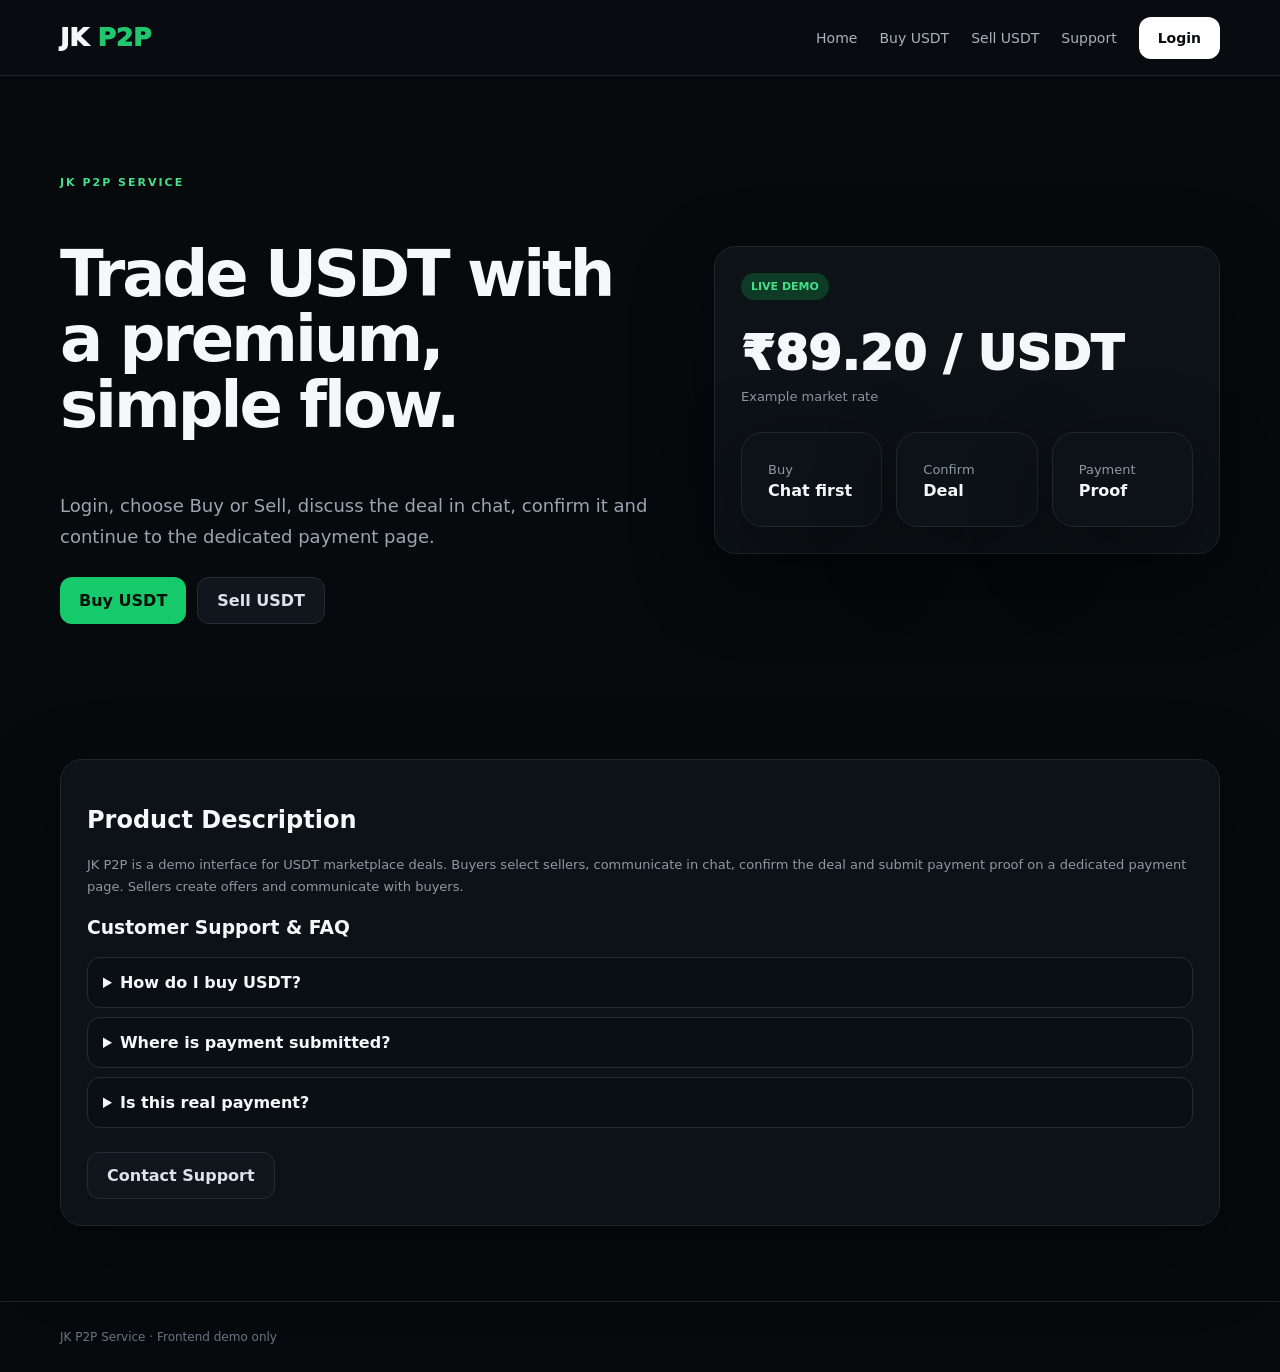
<file: index.html>
<!doctype html>
<html lang="en">
<head><meta charset="utf-8"><meta name="viewport" content="width=device-width,initial-scale=1"><title>JK P2P — Home</title><link rel="stylesheet" href="styles.css"></head>
<body>
<header class="top"><div class="container navwrap">
<a class="logo" href="index.html">JK <span>P2P</span></a>
<nav class="nav"><a href="index.html">Home</a><a href="buy.html">Buy USDT</a><a href="sell.html">Sell USDT</a><a href="support.html">Support</a><a id="authNav" class="profile-nav" href="login.html">Login</a></nav>
</div></header>
<main class="container">
<section class="hero">
<div><div class="eyebrow">JK P2P SERVICE</div><h1>Trade USDT with a premium, simple flow.</h1><p>Login, choose Buy or Sell, discuss the deal in chat, confirm it and continue to the dedicated payment page.</p>
<div class="actions"><a class="btn primary" href="buy.html">Buy USDT</a><a class="btn ghost" href="sell.html">Sell USDT</a></div></div>
<div class="panel"><div class="pill">LIVE DEMO</div><div class="rate">₹89.20 <span>/ USDT</span></div><div class="muted">Example market rate</div><div class="grid grid3" style="margin-top:24px"><div class="card"><div class="muted">Buy</div><b>Chat first</b></div><div class="card"><div class="muted">Confirm</div><b>Deal</b></div><div class="card"><div class="muted">Payment</div><b>Proof</b></div></div></div>
</section>
<section class="section"><div class="card"><h2>Product Description</h2><p class="muted">JK P2P is a demo interface for USDT marketplace deals. Buyers select sellers, communicate in chat, confirm the deal and submit payment proof on a dedicated payment page. Sellers create offers and communicate with buyers.</p>
<h3>Customer Support & FAQ</h3><div class="faq"><details><summary>How do I buy USDT?</summary><p class="muted">Login → Buy USDT → select seller → Chat → Confirm Deal → Payment.</p></details><details><summary>Where is payment submitted?</summary><p class="muted">On the separate Payment page, with screenshot and UTR submission.</p></details><details><summary>Is this real payment?</summary><p class="muted">No. This build is a frontend demo only.</p></details></div><a class="btn ghost inline" href="support.html">Contact Support</a></div></section>
</main><footer class="footer"><div class="container">JK P2P Service · Frontend demo only</div></footer>
<script src="app.js"></script></body></html>
</file>
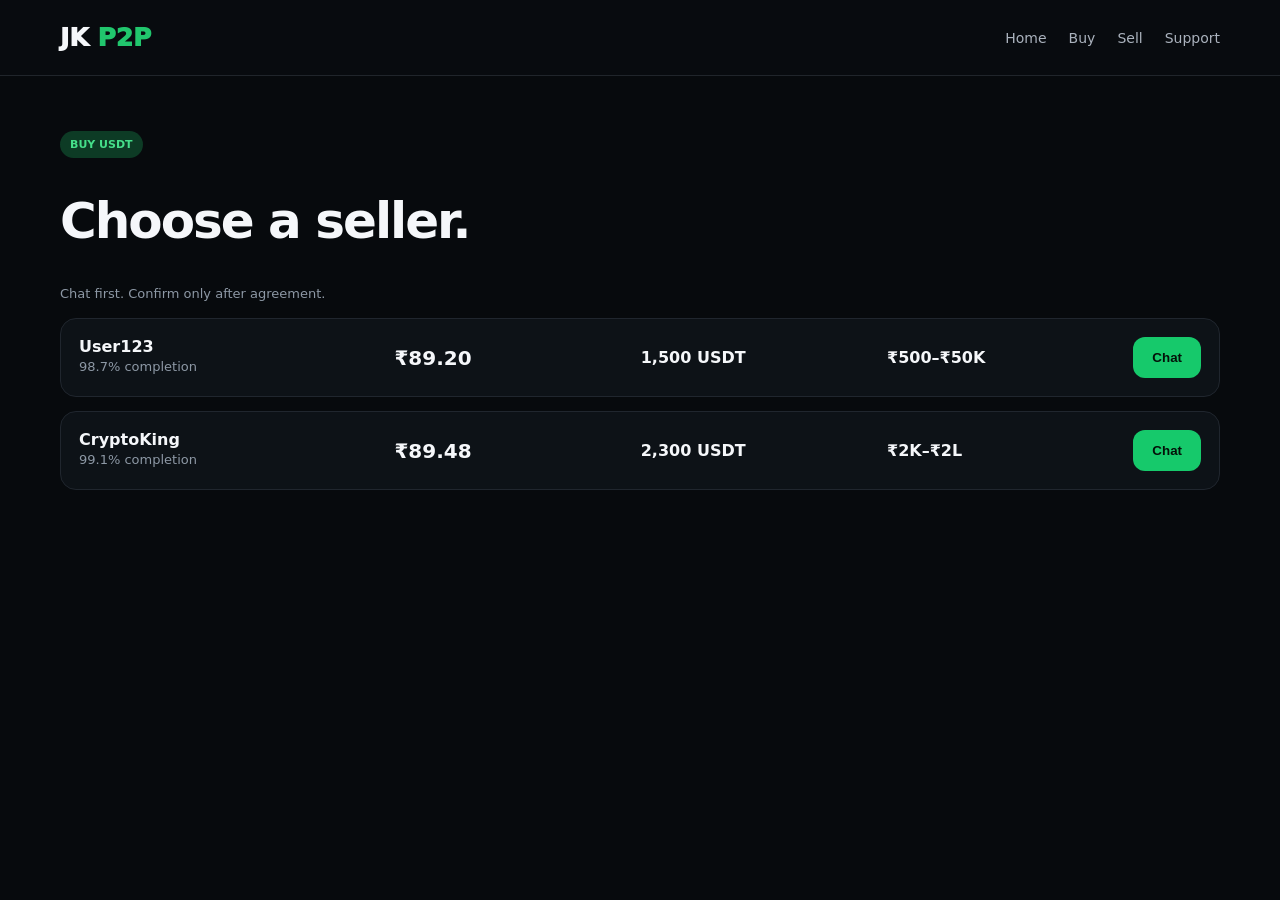
<file: buy.html>
<!doctype html><html><head><meta charset="utf-8"><meta name="viewport" content="width=device-width,initial-scale=1"><title>JK P2P</title><link rel="stylesheet" href="styles.css"></head><body><header class="top"><div class="container navwrap"><a class="logo" href="index.html">JK <span>P2P</span></a><nav class="nav"><a href="index.html">Home</a><a href="buy.html">Buy</a><a href="sell.html">Sell</a><a href="support.html">Support</a></nav></div></header><main class="container section"><span class="pill">BUY USDT</span><h1>Choose a seller.</h1><p class="muted">Chat first. Confirm only after agreement.</p><div class="grid"><div class="offer"><div><b>User123</b><div class="muted">98.7% completion</div></div><div><b class="price">₹89.20</b></div><div><b>1,500 USDT</b></div><div><b>₹500–₹50K</b></div><button class="btn primary" onclick="startChat('User123',89.2)">Chat</button></div><div class="offer"><div><b>CryptoKing</b><div class="muted">99.1% completion</div></div><div><b class="price">₹89.48</b></div><div><b>2,300 USDT</b></div><div><b>₹2K–₹2L</b></div><button class="btn primary" onclick="startChat('CryptoKing',89.48)">Chat</button></div></div></main><script src="app.js"></script></body></html>
</file>
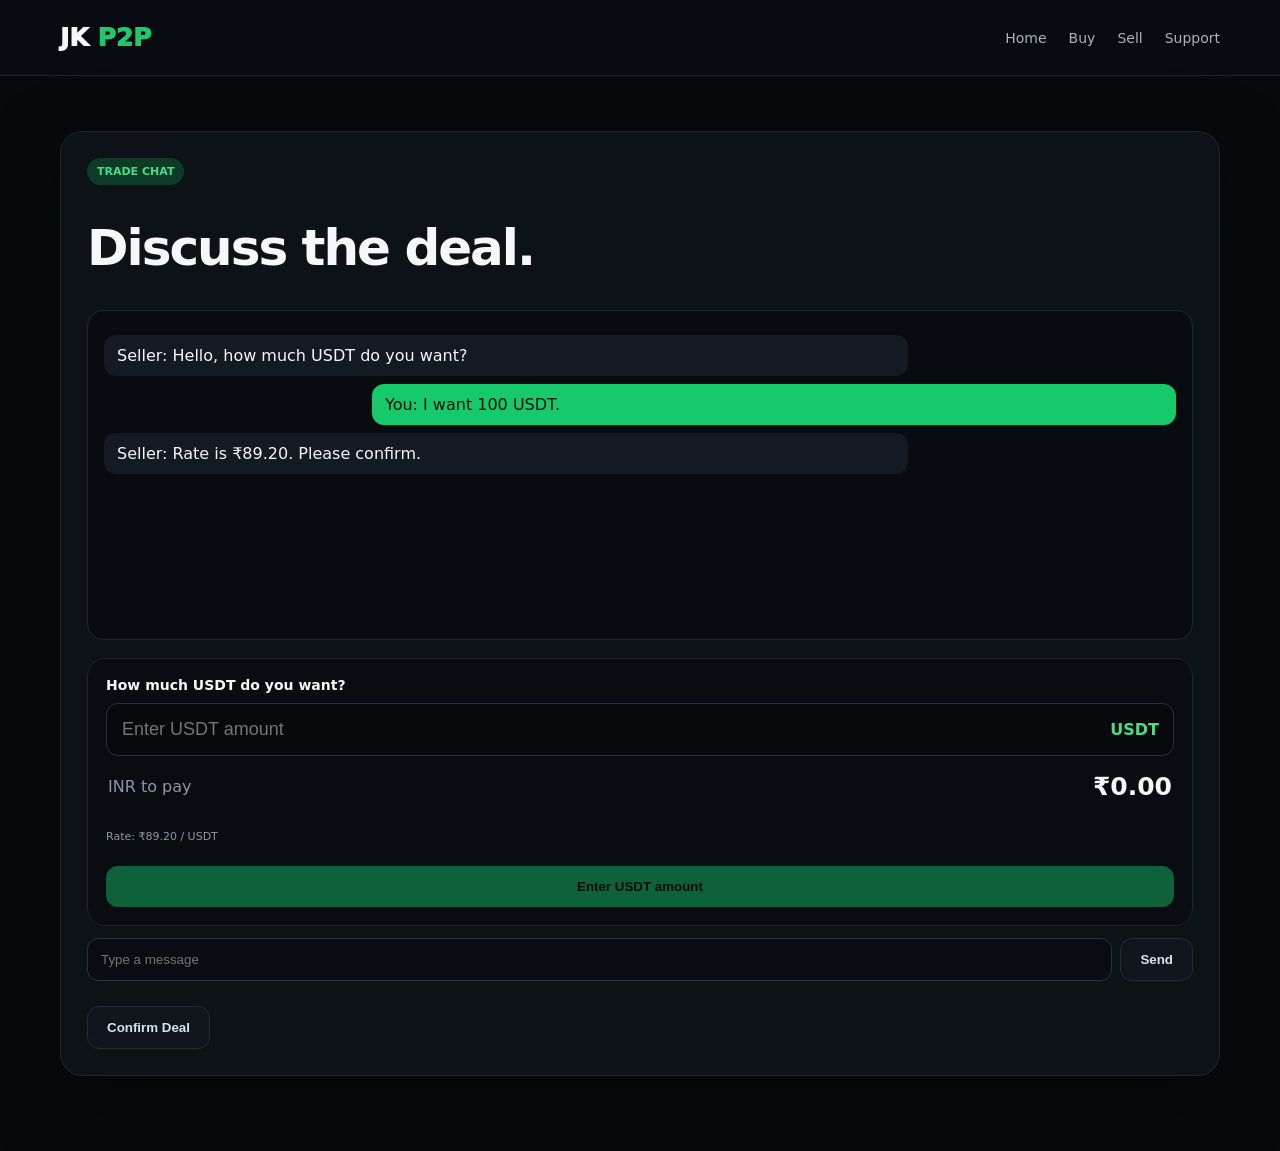
<file: chat.html>
<!doctype html><html lang="en"><head><meta charset="utf-8"><meta name="viewport" content="width=device-width,initial-scale=1"><title>JK P2P — Trade Chat</title><link rel="stylesheet" href="styles.css"></head>
<body><header class="top"><div class="container navwrap"><a class="logo" href="index.html">JK <span>P2P</span></a><nav class="nav"><a href="index.html">Home</a><a href="buy.html">Buy</a><a href="sell.html">Sell</a><a href="support.html">Support</a></nav></div></header>
<main class="container section"><div class="panel"><span class="pill">TRADE CHAT</span><h1>Discuss the deal.</h1>
<div id="chat" class="chat"><div class="bubble">Seller: Hello, how much USDT do you want?</div><div class="bubble me">You: I want 100 USDT.</div><div class="bubble">Seller: Rate is ₹89.20. Please confirm.</div></div>
<div class="trade-calculator">
<label for="usdtAmount">How much USDT do you want?</label>
<div class="amount-line"><input id="usdtAmount" type="number" inputmode="decimal" min="1" step="0.01" placeholder="Enter USDT amount"><span>USDT</span></div>
<div class="calc-result"><span>INR to pay</span><strong id="inrAmount">₹0.00</strong></div>
<p id="amountError" class="tiny muted">Rate: ₹89.20 / USDT</p>
<button id="payButton" class="btn primary pay-button" type="button" disabled>Enter USDT amount</button>
</div>
<div style="display:flex;gap:8px;margin-top:12px"><input id="msg" style="flex:1;background:#090d11;color:#fff;border:1px solid #29313a;border-radius:11px;padding:13px" placeholder="Type a message"><button class="btn ghost" onclick="sendMsg()">Send</button></div>
<div class="actions"><button class="btn ghost" onclick="confirmDeal()">Confirm Deal</button></div>
</div></main>
<script src="app.js"></script>
<script>
(function(){
 const rate=89.20, input=document.getElementById('usdtAmount'), out=document.getElementById('inrAmount'), btn=document.getElementById('payButton'), err=document.getElementById('amountError');
 function update(){
   const v=Number(input.value);
   if(!Number.isFinite(v)||v<=0){out.textContent='₹0.00';btn.disabled=true;btn.textContent='Enter USDT amount';err.textContent='Rate: ₹89.20 / USDT';return}
   const inr=v*rate; out.textContent='₹'+inr.toLocaleString('en-IN',{minimumFractionDigits:2,maximumFractionDigits:2});
   btn.disabled=false;btn.textContent='Pay ₹'+inr.toLocaleString('en-IN',{maximumFractionDigits:2})+' → QR';
   err.textContent='100 USDT = ₹8,920.00 at the demo rate.';
 }
 input.addEventListener('input',update);
 btn.addEventListener('click',function(){
   const v=Number(input.value); if(!Number.isFinite(v)||v<=0)return;
   const inr=v*rate; location.href='payment.html?usdt='+encodeURIComponent(v)+'&inr='+encodeURIComponent(inr.toFixed(2));
 });
 update();
})();
</script></body></html>
</file>
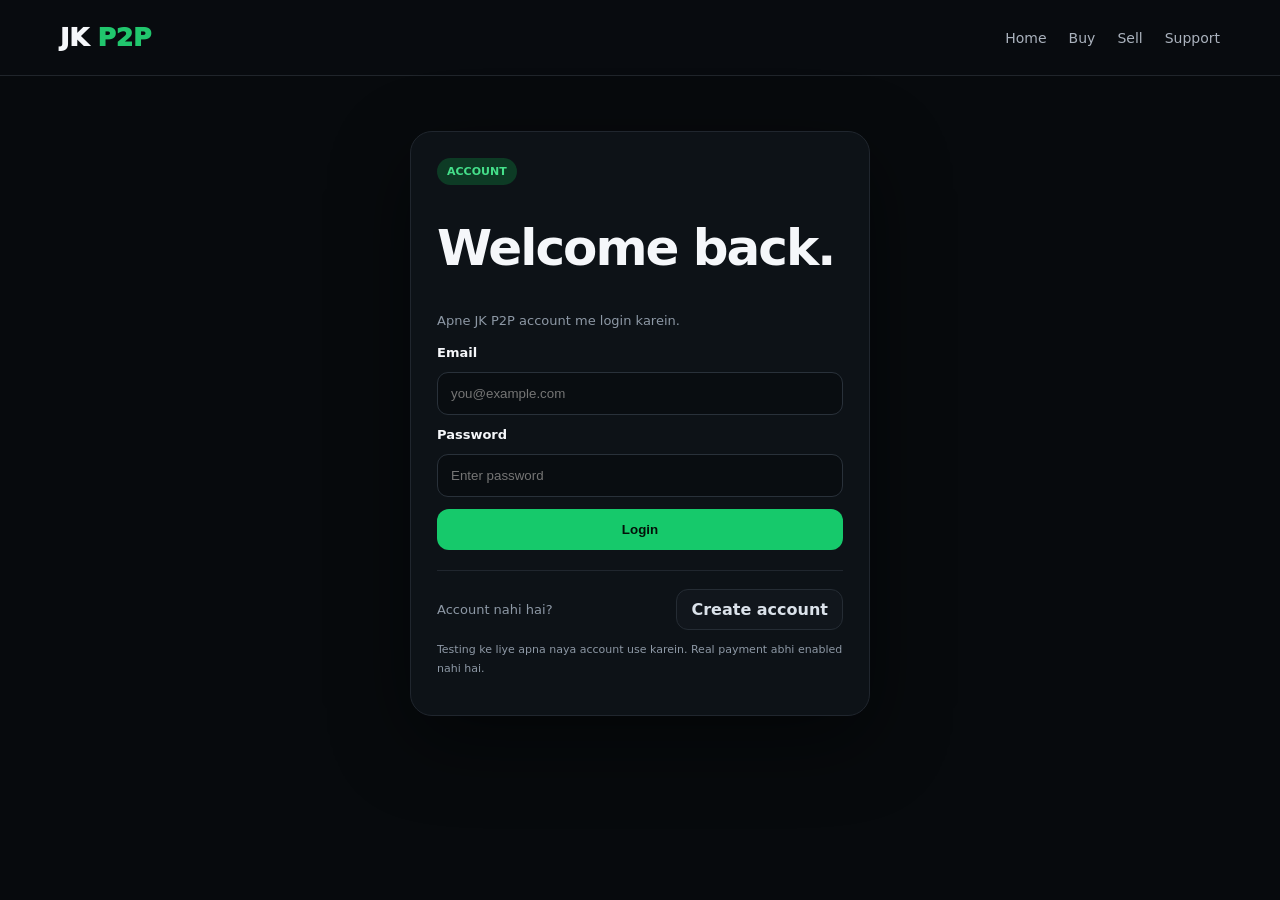
<file: login.html>
<!doctype html>
<html lang="en">
<head>
<meta charset="utf-8"><meta name="viewport" content="width=device-width,initial-scale=1">
<title>JK P2P — Login</title><link rel="stylesheet" href="styles.css">
</head>
<body>
<header class="top"><div class="container navwrap">
<a class="logo" href="index.html">JK <span>P2P</span></a>
<nav class="nav"><a href="index.html">Home</a><a href="buy.html">Buy</a><a href="sell.html">Sell</a><a href="support.html">Support</a></nav>
</div></header>
<main class="container section">
<div class="panel auth-panel">
<span class="pill">ACCOUNT</span>
<h1>Welcome back.</h1>
<p class="muted">Apne JK P2P account me login karein.</p>
<div class="form">
<label for="email">Email</label>
<input id="email" type="email" autocomplete="email" placeholder="you@example.com">
<label for="password">Password</label>
<input id="password" type="password" autocomplete="current-password" placeholder="Enter password">
<button class="btn primary" onclick="loginDemo()">Login</button>
</div>
<div class="auth-switch">
<span class="muted">Account nahi hai?</span>
<a class="btn ghost" href="signup.html">Create account</a>
</div>
<p class="tiny muted">Testing ke liye apna naya account use karein. Real payment abhi enabled nahi hai.</p>
</div>
</main>
<script src="app.js?v=20260920-2"></script>
</body></html>
</file>
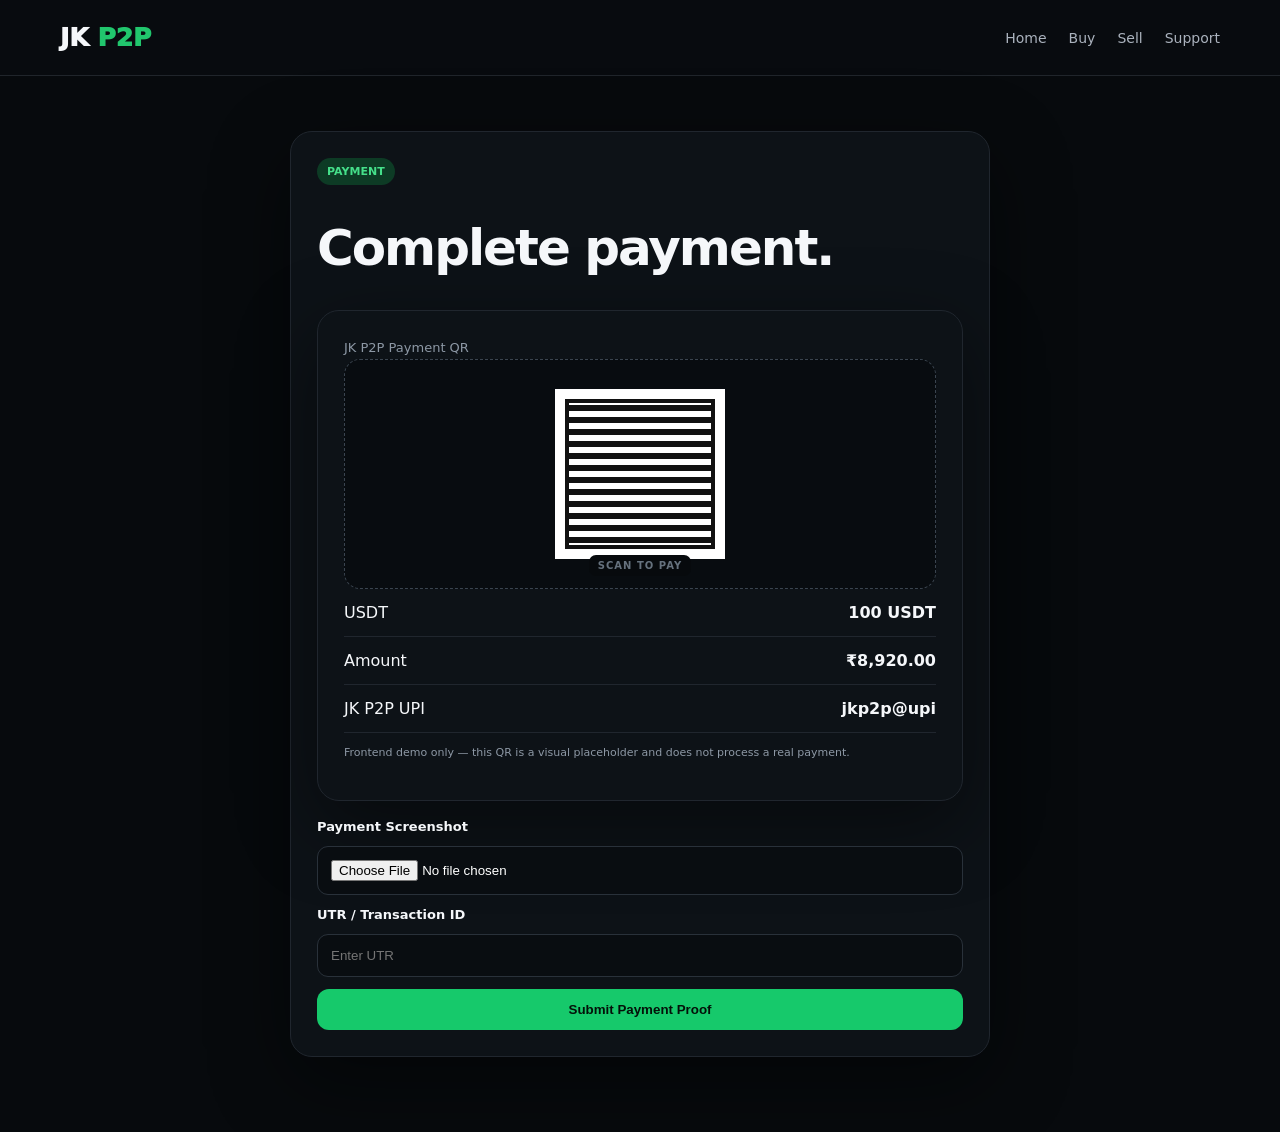
<file: payment.html>
<!doctype html><html lang="en"><head><meta charset="utf-8"><meta name="viewport" content="width=device-width,initial-scale=1"><title>JK P2P — Payment</title><link rel="stylesheet" href="styles.css"></head>
<body><header class="top"><div class="container navwrap"><a class="logo" href="index.html">JK <span>P2P</span></a><nav class="nav"><a href="index.html">Home</a><a href="buy.html">Buy</a><a href="sell.html">Sell</a><a href="support.html">Support</a></nav></div></header>
<main class="container section"><div class="panel" style="max-width:700px;margin:auto"><span class="pill">PAYMENT</span><h1>Complete payment.</h1>
<div class="card"><div class="muted">JK P2P Payment QR</div><div class="qr qr-demo"><div class="qr-grid" aria-label="Demo QR code"></div><span>SCAN TO PAY</span></div>
<div class="row"><span>USDT</span><b id="payUsdt">100 USDT</b></div><div class="row"><span>Amount</span><b id="payInr">₹8,920.00</b></div><div class="row"><span>JK P2P UPI</span><b>jkp2p@upi</b></div>
<p class="tiny muted">Frontend demo only — this QR is a visual placeholder and does not process a real payment.</p></div>
<div class="form" style="margin-top:18px"><label>Payment Screenshot</label><input id="shot" type="file" accept="image/*"><label>UTR / Transaction ID</label><input id="utr" placeholder="Enter UTR"><button class="btn primary" onclick="submitPayment()">Submit Payment Proof</button></div>
</div></main><script src="app.js"></script><script>
(function(){const p=new URLSearchParams(location.search),u=Number(p.get('usdt')),i=Number(p.get('inr'));if(Number.isFinite(u)&&u>0)document.getElementById('payUsdt').textContent=u.toLocaleString('en-IN',{maximumFractionDigits:2})+' USDT';if(Number.isFinite(i)&&i>0)document.getElementById('payInr').textContent='₹'+i.toLocaleString('en-IN',{minimumFractionDigits:2,maximumFractionDigits:2});})();
</script></body></html>
</file>
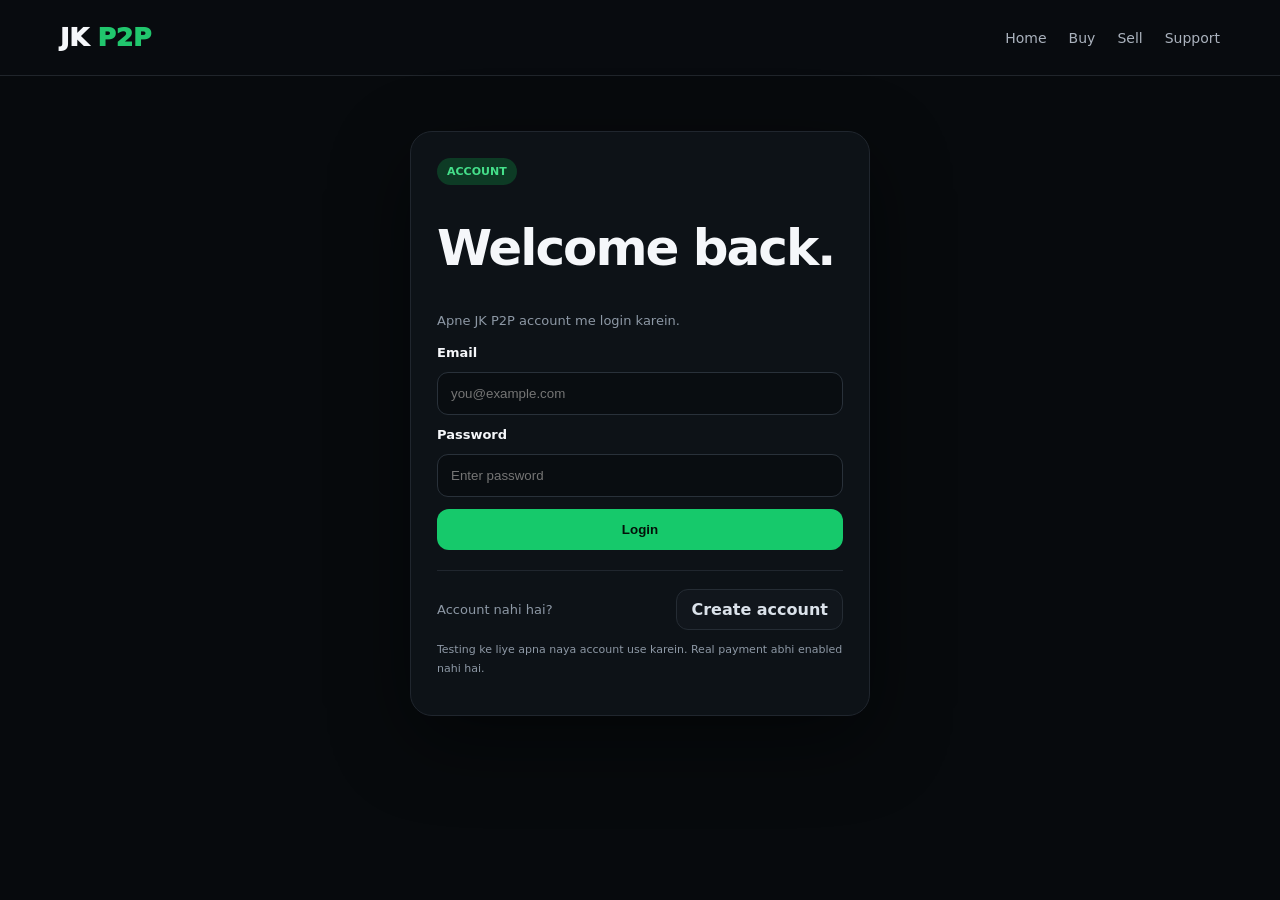
<file: profile.html>
<!doctype html>
<html lang="en"><head><meta charset="utf-8"><meta name="viewport" content="width=device-width,initial-scale=1"><title>JK P2P — Profile</title><link rel="stylesheet" href="styles.css"></head>
<body><header class="top"><div class="container navwrap"><a class="logo" href="index.html">JK <span>P2P</span></a><nav class="nav"><a href="index.html">Home</a><a href="buy.html">Buy</a><a href="sell.html">Sell</a><a href="support.html">Support</a></nav></div></header>
<main class="container section"><div id="profilePage"></div></main>
<script src="app.js"></script>
<script>
document.addEventListener('DOMContentLoaded',function(){
 const u=getUser(), root=document.getElementById('profilePage');
 if(!u){location.href='login.html';return}
 root.innerHTML='<div class="profile-head"><div><span class="pill">MY ACCOUNT</span><h1>Profile</h1><p class="muted">Your JK P2P account details and referral tools.</p></div><button class="btn ghost" onclick="logout()">Logout</button></div>'+
 '<div class="profile-grid"><section class="panel profile-card"><div class="avatar-large-wrap">'+(u.avatar?'<img class="avatar-large" src="'+u.avatar+'" alt="Profile">':'<div class="avatar-large initials">'+initials(u.name)+'</div>')+'</div><h2>'+u.name+'</h2><p class="muted">'+u.email+'</p><label class="btn ghost upload-btn">Change Profile Picture<input type="file" accept="image/*" onchange="handleAvatar(this)" hidden></label></section>'+
 '<section class="panel"><div class="data-row"><span>Email</span><b>'+u.email+'</b></div><div class="data-row"><span>Unique Reference ID</span><b>'+u.referenceId+'</b></div><div class="data-row"><span>Referral Code</span><b>'+u.referralCode+'</b></div><button class="btn primary share-btn" onclick="shareReferral()">↗ Share Referral Code</button><p class="tiny muted">Referral sharing is a frontend demo. The code is stored in this browser for this demo account.</p></section></div>';
});
</script></body></html>
</file>
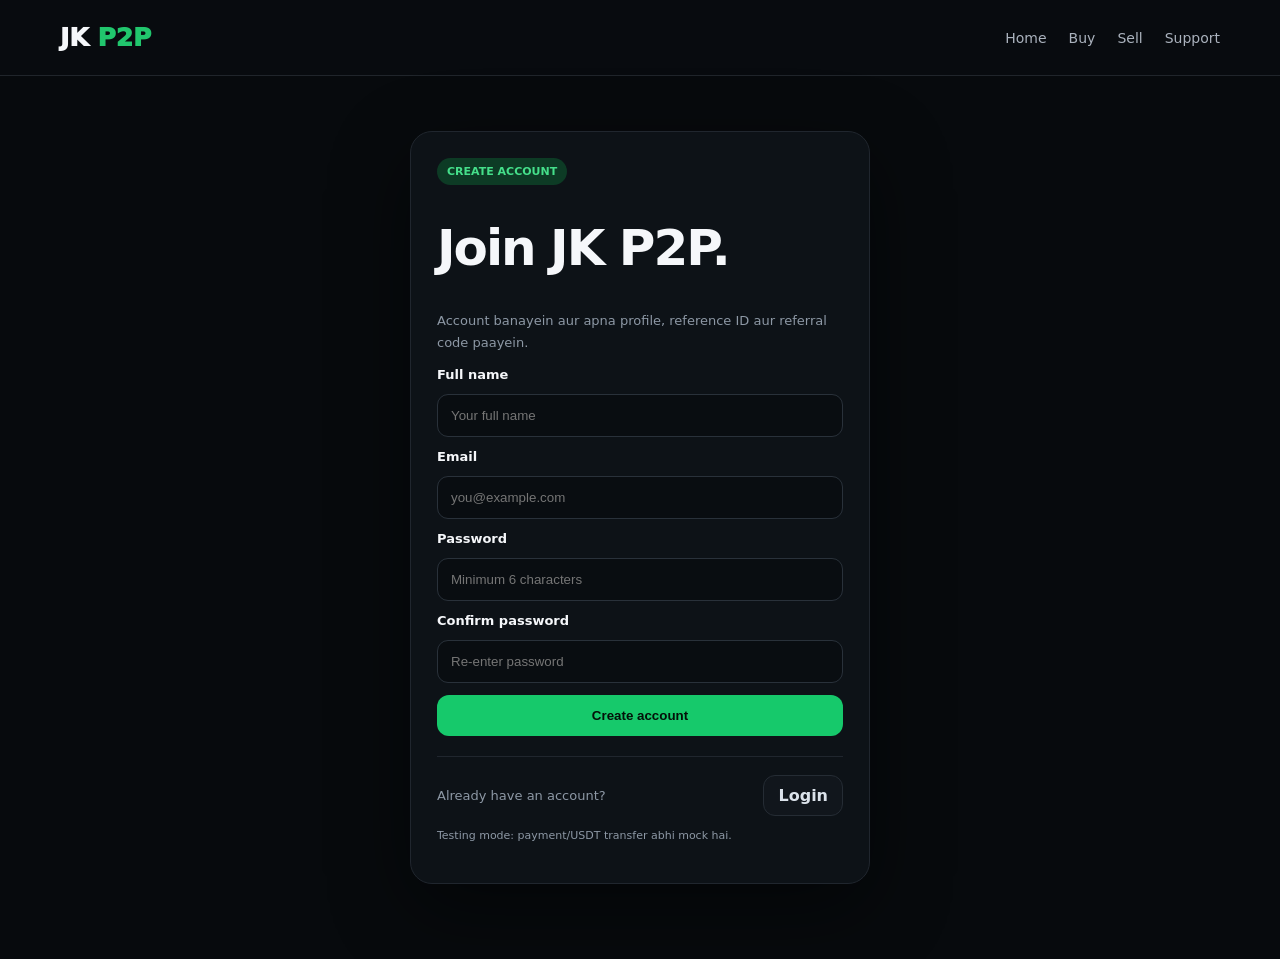
<file: signup.html>
<!doctype html>
<html lang="en">
<head>
<meta charset="utf-8"><meta name="viewport" content="width=device-width,initial-scale=1">
<title>JK P2P — Create Account</title><link rel="stylesheet" href="styles.css">
</head>
<body>
<header class="top"><div class="container navwrap">
<a class="logo" href="index.html">JK <span>P2P</span></a>
<nav class="nav"><a href="index.html">Home</a><a href="buy.html">Buy</a><a href="sell.html">Sell</a><a href="support.html">Support</a></nav>
</div></header>
<main class="container section">
<div class="panel auth-panel">
<span class="pill">CREATE ACCOUNT</span>
<h1>Join JK P2P.</h1>
<p class="muted">Account banayein aur apna profile, reference ID aur referral code paayein.</p>
<div class="form">
<label for="signupName">Full name</label>
<input id="signupName" type="text" autocomplete="name" placeholder="Your full name">
<label for="signupEmail">Email</label>
<input id="signupEmail" type="email" autocomplete="email" placeholder="you@example.com">
<label for="signupPassword">Password</label>
<input id="signupPassword" type="password" autocomplete="new-password" placeholder="Minimum 6 characters">
<label for="signupConfirm">Confirm password</label>
<input id="signupConfirm" type="password" autocomplete="new-password" placeholder="Re-enter password">
<button class="btn primary" onclick="createAccount()">Create account</button>
</div>
<div class="auth-switch">
<span class="muted">Already have an account?</span>
<a class="btn ghost" href="login.html">Login</a>
</div>
<p class="tiny muted">Testing mode: payment/USDT transfer abhi mock hai.</p>
</div>
</main>
<script src="app.js?v=20260920-2"></script>
</body></html>
</file>
<file: styles.css>
*{box-sizing:border-box}body{margin:0;background:#070a0d;color:#f5f7fa;font-family:Inter,system-ui,sans-serif}a{text-decoration:none;color:inherit}.top{min-height:76px;border-bottom:1px solid #20252b;background:#080b0f;display:flex;align-items:center}.container{width:min(1160px,92%);margin:auto}.navwrap{display:flex;justify-content:space-between;align-items:center}.logo{font-size:25px;font-weight:950}.logo span{color:#21c66d}.nav{display:flex;gap:22px;align-items:center;color:#aab2bd;font-size:14px}.nav a:hover{color:#fff}.btn{border:0;border-radius:12px;padding:13px 19px;font-weight:850;cursor:pointer;display:inline-flex;align-items:center;justify-content:center;gap:9px}.primary{background:#16c96b;color:#041109}.dark{background:#fff;color:#090d12}.ghost{background:#11161c;color:#dbe2ea;border:1px solid #252c34}.profile-nav{display:inline-flex;align-items:center;gap:8px;color:#fff;font-weight:800;background:#11161c;border:1px solid #252c34;border-radius:12px;padding:8px 12px}.avatar{width:30px;height:30px;border-radius:50%;object-fit:cover;border:1px solid #16c96b}.initials{display:grid;place-items:center;background:#123c28;color:#55e999;font-weight:900;font-size:11px}.hero{padding:100px 0 80px;display:grid;grid-template-columns:1.08fr .92fr;gap:60px;align-items:center}.hero h1{font-size:64px;line-height:1.02;letter-spacing:-3px}.hero p{color:#9ba5b1;font-size:18px;line-height:1.7}.eyebrow,.pill{color:#45df8a;font-size:11px;font-weight:900;letter-spacing:2px}.pill{display:inline-block;background:#0d3b25;padding:7px 10px;border-radius:999px;letter-spacing:0}.actions{display:flex;gap:11px;flex-wrap:wrap;margin-top:25px}.panel,.card{background:#0d1217;border:1px solid #20262e;border-radius:22px;padding:26px;box-shadow:0 25px 80px #0007}.rate{font-size:48px;font-weight:950;margin:25px 0 5px}.muted{color:#8d98a5;font-size:13px;line-height:1.7}.tiny{font-size:11px}.section{padding:55px 0 75px}.section h1{font-size:50px;letter-spacing:-2px}.grid{display:grid;gap:14px}.grid3{grid-template-columns:repeat(3,1fr)}.offer{display:grid;grid-template-columns:1.3fr 1fr 1fr 1fr auto;gap:16px;align-items:center;background:#0d1217;border:1px solid #20262e;border-radius:16px;padding:18px}.price{font-size:20px;font-weight:900}.form{display:grid;gap:12px}.form label{font-size:13px;font-weight:800}.form input,.form textarea,.form select{width:100%;background:#090d11;color:#fff;border:1px solid #29313a;border-radius:11px;padding:13px}.chat{background:#080c10;border:1px solid #20262e;border-radius:16px;padding:16px;height:330px;overflow:auto}.bubble{max-width:75%;background:#131a21;padding:11px 13px;border-radius:12px;margin:8px 0}.bubble.me{margin-left:auto;background:#16c96b;color:#041109}.row{display:flex;justify-content:space-between;padding:14px 0;border-bottom:1px solid #20262e}.qr{height:230px;border:1px dashed #3a444f;border-radius:16px;background:#080c10;display:grid;place-items:center;font-size:28px;color:#66727e}.faq details{border:1px solid #252c34;border-radius:13px;padding:15px;margin:9px 0;background:#0a0f14}.faq summary{font-weight:800}.footer{border-top:1px solid #20262e;padding:28px 0;color:#697481;font-size:12px}.auth-panel{max-width:460px;margin:auto}.profile-head{display:flex;justify-content:space-between;align-items:flex-start;gap:20px;margin-bottom:25px}.profile-grid{display:grid;grid-template-columns:.8fr 1.2fr;gap:20px}.profile-card{text-align:center}.avatar-large-wrap{display:flex;justify-content:center;margin-bottom:18px}.avatar-large{width:110px;height:110px;border-radius:50%;object-fit:cover;border:2px solid #16c96b}.upload-btn{margin-top:10px}.upload-btn input{display:none}.data-row{display:flex;justify-content:space-between;gap:20px;padding:18px 0;border-bottom:1px solid #20262e}.data-row span{color:#8d98a5}.data-row b{text-align:right;word-break:break-word}.share-btn{margin-top:22px;width:100%}.inline{margin-top:15px}.trade-calculator{margin-top:18px;background:#090d11;border:1px solid #20262e;border-radius:18px;padding:18px}.trade-calculator label{display:block;font-size:14px;font-weight:850;margin-bottom:10px}.amount-line{display:flex;align-items:center;gap:10px;background:#070a0d;border:1px solid #29313a;border-radius:12px;padding-right:14px}.amount-line input{flex:1;min-width:0;background:transparent;color:#fff;border:0;outline:0;padding:15px;font-size:18px}.amount-line span{color:#45df8a;font-weight:900}.calc-result{display:flex;justify-content:space-between;align-items:center;padding:16px 2px}.calc-result span{color:#8d98a5}.calc-result strong{font-size:25px}.pay-button{width:100%;margin-top:8px}.pay-button:disabled{opacity:.45;cursor:not-allowed}.qr-demo{position:relative;overflow:hidden;gap:10px}.qr-grid{width:170px;height:170px;background:repeating-linear-gradient(0deg,#fff 0 6px,#111 6px 12px),repeating-linear-gradient(90deg,transparent 0 5px,#fff 5px 9px,#111 9px 14px);border:10px solid #fff;box-shadow:inset 0 0 0 4px #111}.qr-demo span{position:absolute;bottom:12px;background:#070a0d;padding:5px 9px;border-radius:7px;font-size:10px;font-weight:900;letter-spacing:1px}@media(max-width:500px){.qr-grid{width:150px;height:150px}}@media(max-width:800px){.nav a:not(.profile-nav):not(.btn){display:none}.hero{grid-template-columns:1fr;padding:60px 0}.hero h1,.section h1{font-size:42px}.offer{grid-template-columns:1fr 1fr}.offer button{grid-column:1/-1}.grid3,.profile-grid{grid-template-columns:1fr}.profile-head{align-items:center}.data-row{display:block}.data-row b{display:block;text-align:left;margin-top:6px}.profile-nav span:last-child{display:none}}
.auth-switch{display:flex;align-items:center;justify-content:space-between;gap:12px;margin-top:20px;padding-top:18px;border-top:1px solid #20262e}.auth-switch .btn{padding:10px 14px}@media(max-width:500px){.auth-switch{align-items:stretch;flex-direction:column}.auth-switch .btn{width:100%}}
</file>
